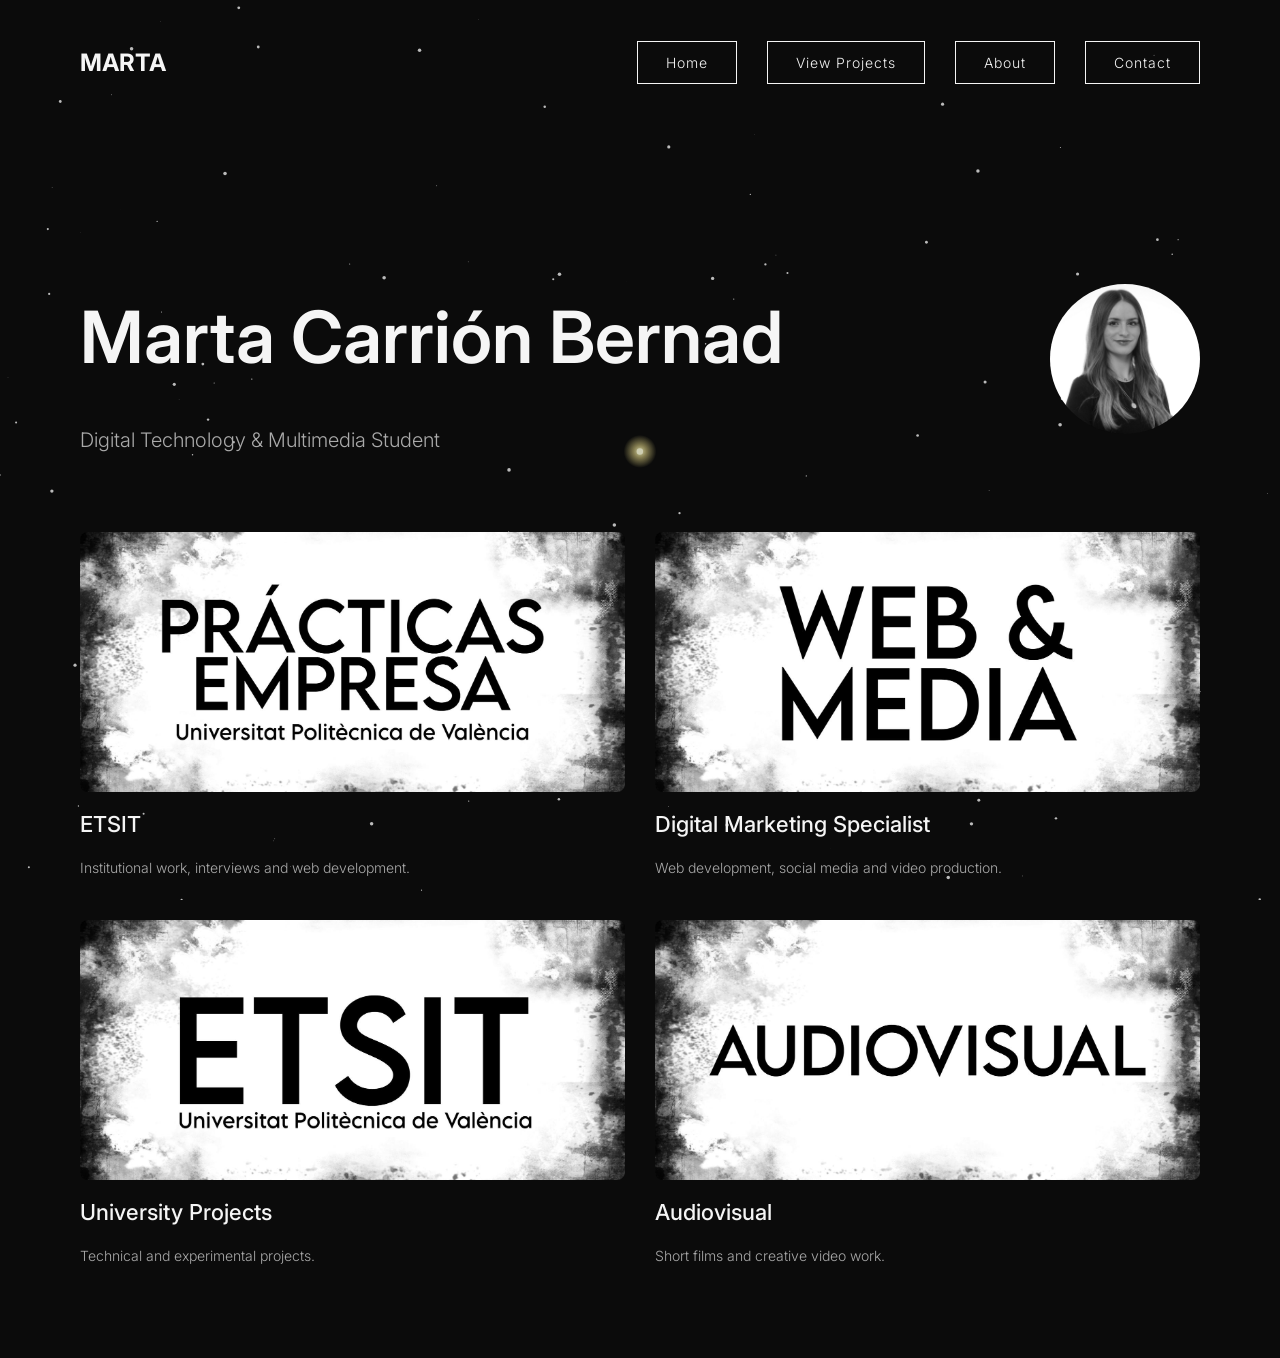
<file: index.html>
<!DOCTYPE html>
<html lang="es">
<head>
<meta charset="UTF-8">
<title>Marta Carrión | Portfolio</title>
<link rel="stylesheet" href="styles.css">
<link href="https://fonts.googleapis.com/css2?family=Inter:wght@200;300;400;500&display=swap" rel="stylesheet">
</head>

<body>
<canvas id="background"></canvas>
<nav>
<h2>MARTA</h2>
<ul>
<li><a href="index.html" class="button">Home</a></li>
<li><a href="projects.html" class="button">View Projects</a></li>
<li><a href="about.html" class="button">About</a></li>
<li><a href="contact.html" class="button">Contact</a></li>
</ul>
</nav>

<header class="hero">

<div class="hero-text">
<h1>Marta Carrión Bernad</h1>
<p>Digital Technology & Multimedia Student</p>
</div>

<img src="media/images/marta.jpg" class="profile">

</header>

<section class="projects">

<a href="etsit/etsit.html" class="card">

<img src="media/images/practicas.jpeg">

<div class="card-overlay">
<h3>ETSIT</h3>
<p>Institutional work, interviews and web development.</p>
</div>

</a>

<a href="perfil-javier-milena/perfil.html" class="card">
<img src="media/images/web-media.jpeg">
<div class="card-overlay"></div>
<h3>Digital Marketing Specialist</h3>
<p>Web development, social media and video production.</p>
</div>
</a>

<a href="university/university.html" class="card">
<img src="media/images/etsit.jpeg">
<div class="card-overlay"></div>
<h3>University Projects</h3>
<p>Technical and experimental projects.</p>
</div>
</a>

<a href="audiovisual/audiovisual.html" class="card">
<img src="media/images/audiovisual.jpeg">
<div class="card-overlay"></div>
<h3>Audiovisual</h3>
<p>Short films and creative video work.</p>
</div>
</a>

</section>
<script src="script.js"></script>
</body>
</html>
</file>
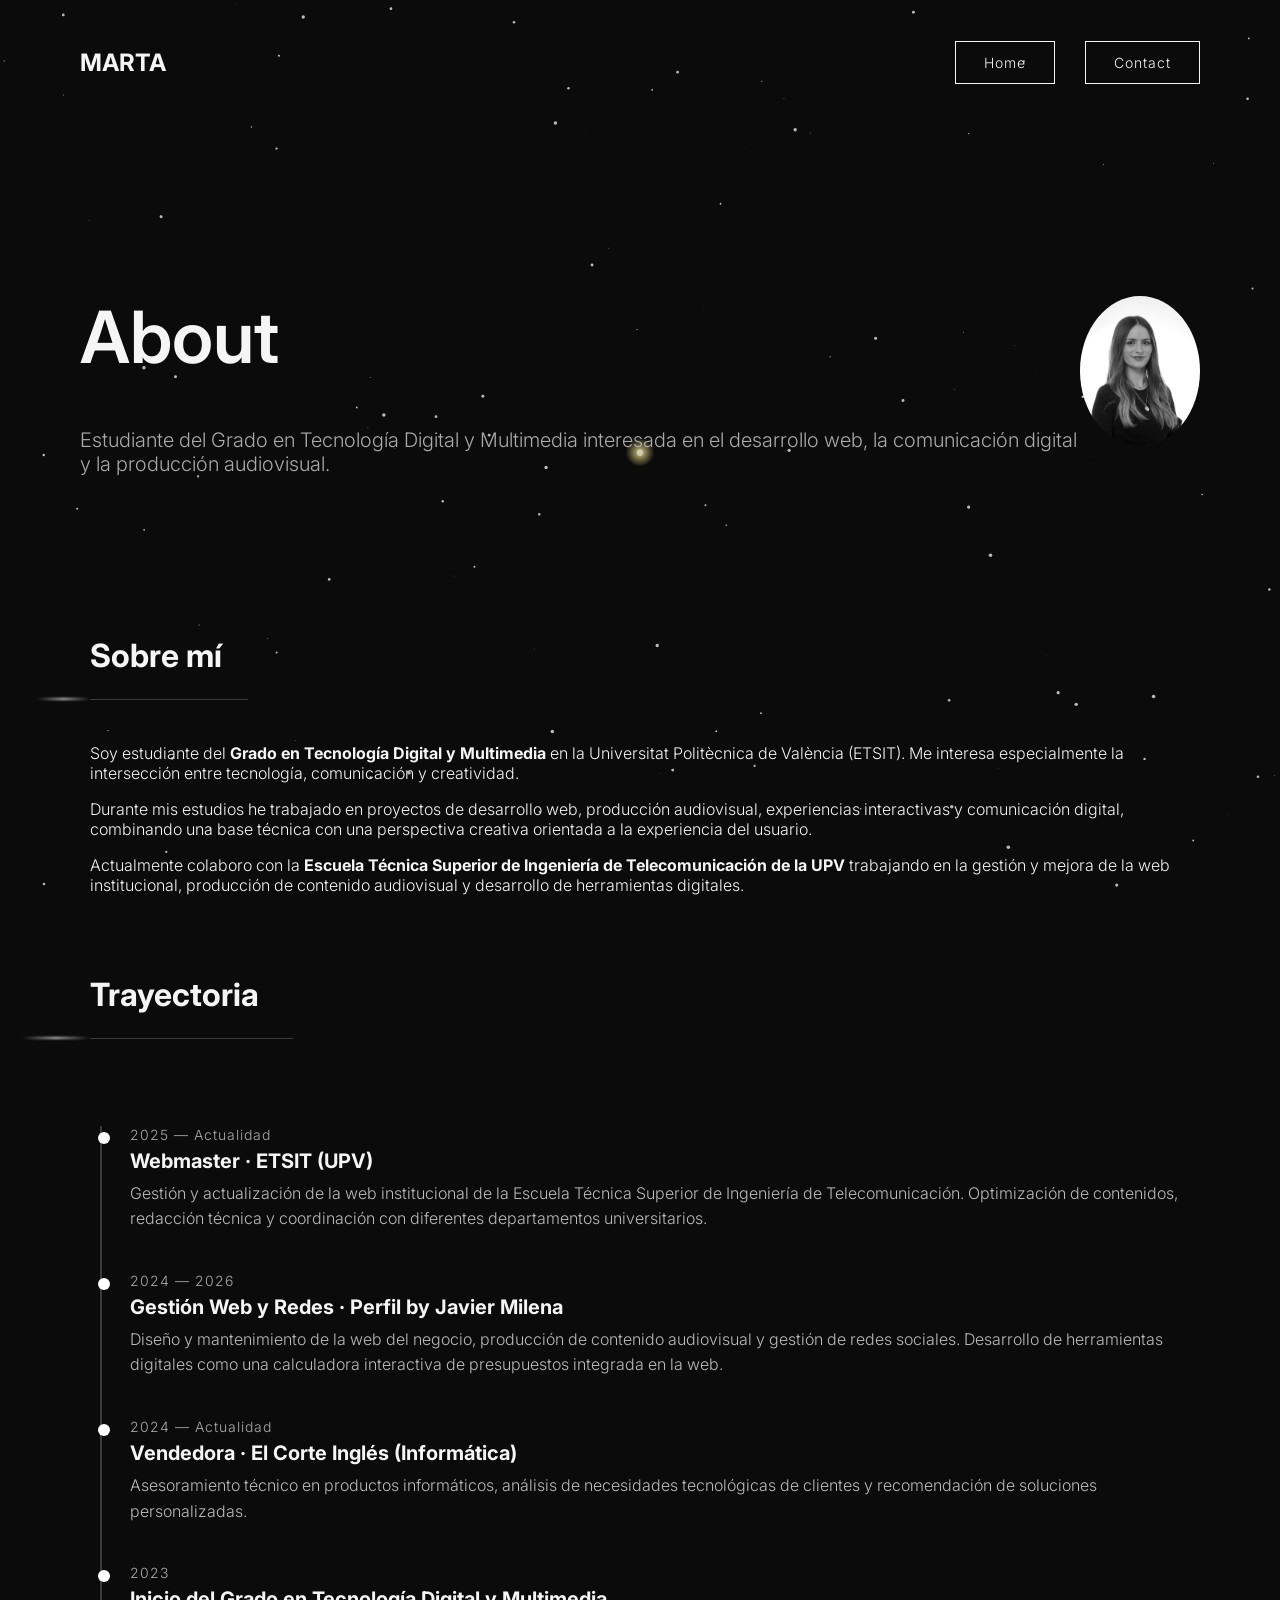
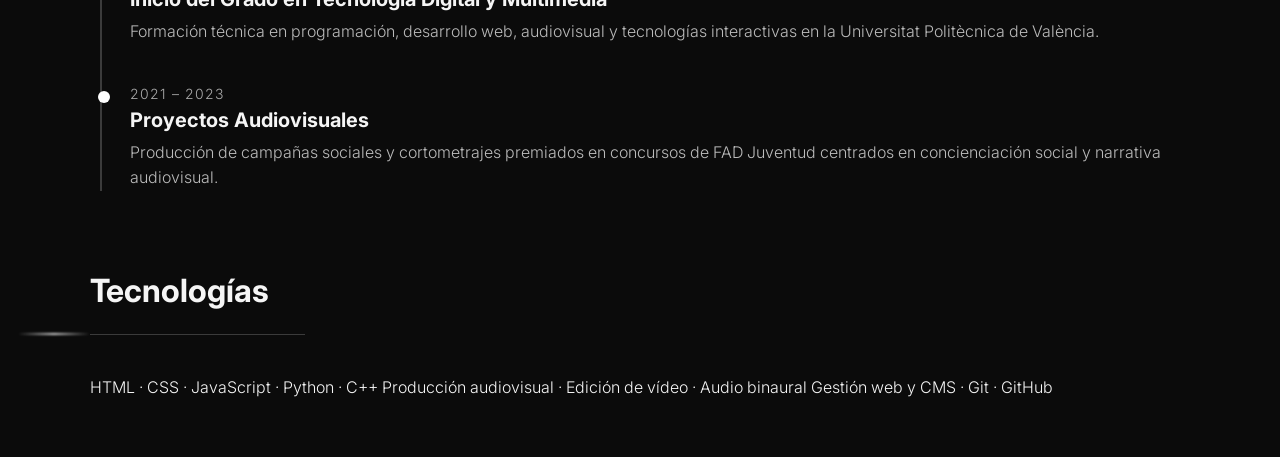
<file: about.html>
<!DOCTYPE html>
<html lang="es">
<head>
<meta charset="UTF-8">
<title>About | Marta Carrión</title>
<link rel="stylesheet" href="styles.css">
<link href="https://fonts.googleapis.com/css2?family=Inter:wght@200;300;400;500;600&display=swap" rel="stylesheet">
<meta name="viewport" content="width=device-width, initial-scale=1.0">
</head>

<body>

<canvas id="background"></canvas>

<nav>
<h2>MARTA</h2>
<ul>
<li><a href="index.html" class="button">Home</a></li>
<li><a href="contact.html" class="button">Contact</a></li>
</ul>
</nav>


<header class="hero">

<div class="hero-text">

<h1>About</h1>

<p>
Estudiante del Grado en Tecnología Digital y Multimedia interesada en el desarrollo web,
la comunicación digital y la producción audiovisual.
</p>

</div>

<img src="media/images/marta.jpg" class="profile">

</header>



<section class="project">

<h2 class="section-title">Sobre mí</h2>

<p>
Soy estudiante del <strong>Grado en Tecnología Digital y Multimedia</strong> en la
Universitat Politècnica de València (ETSIT). Me interesa especialmente la intersección
entre tecnología, comunicación y creatividad.
</p>

<p>
Durante mis estudios he trabajado en proyectos de desarrollo web, producción audiovisual,
experiencias interactivas y comunicación digital, combinando una base técnica con una
perspectiva creativa orientada a la experiencia del usuario.
</p>

<p>
Actualmente colaboro con la <strong>Escuela Técnica Superior de Ingeniería de Telecomunicación
de la UPV</strong> trabajando en la gestión y mejora de la web institucional, producción de
contenido audiovisual y desarrollo de herramientas digitales.
</p>

</section>



<section class="project">

<h2 class="section-title">Trayectoria</h2>

<div class="timeline">


<div class="timeline-item">

<div class="timeline-date">2025 — Actualidad</div>

<div class="timeline-content">
<h3>Webmaster · ETSIT (UPV)</h3>

<p>
Gestión y actualización de la web institucional de la Escuela Técnica Superior de
Ingeniería de Telecomunicación. Optimización de contenidos, redacción técnica
y coordinación con diferentes departamentos universitarios.
</p>

</div>

</div>



<div class="timeline-item">

<div class="timeline-date">2024 — 2026</div>

<div class="timeline-content">

<h3>Gestión Web y Redes · Perfil by Javier Milena</h3>

<p>
Diseño y mantenimiento de la web del negocio, producción de contenido audiovisual
y gestión de redes sociales. Desarrollo de herramientas digitales como una
calculadora interactiva de presupuestos integrada en la web.
</p>

</div>

</div>



<div class="timeline-item">

<div class="timeline-date">2024 — Actualidad</div>

<div class="timeline-content">

<h3>Vendedora · El Corte Inglés (Informática)</h3>

<p>
Asesoramiento técnico en productos informáticos, análisis de necesidades
tecnológicas de clientes y recomendación de soluciones personalizadas.
</p>

</div>

</div>



<div class="timeline-item">

<div class="timeline-date">2023</div>

<div class="timeline-content">

<h3>Inicio del Grado en Tecnología Digital y Multimedia</h3>

<p>
Formación técnica en programación, desarrollo web, audiovisual y tecnologías
interactivas en la Universitat Politècnica de València.
</p>

</div>

</div>



<div class="timeline-item">

<div class="timeline-date">2021 – 2023</div>

<div class="timeline-content">

<h3>Proyectos Audiovisuales</h3>

<p>
Producción de campañas sociales y cortometrajes premiados en concursos de
FAD Juventud centrados en concienciación social y narrativa audiovisual.
</p>

</div>

</div>


</div>

</section>



<section class="project">

<h2 class="section-title">Tecnologías</h2>

<p>

HTML · CSS · JavaScript · Python · C++  
Producción audiovisual · Edición de vídeo · Audio binaural  
Gestión web y CMS · Git · GitHub

</p>

</section>




<script src="script.js"></script>

</body>
</html>
</file>
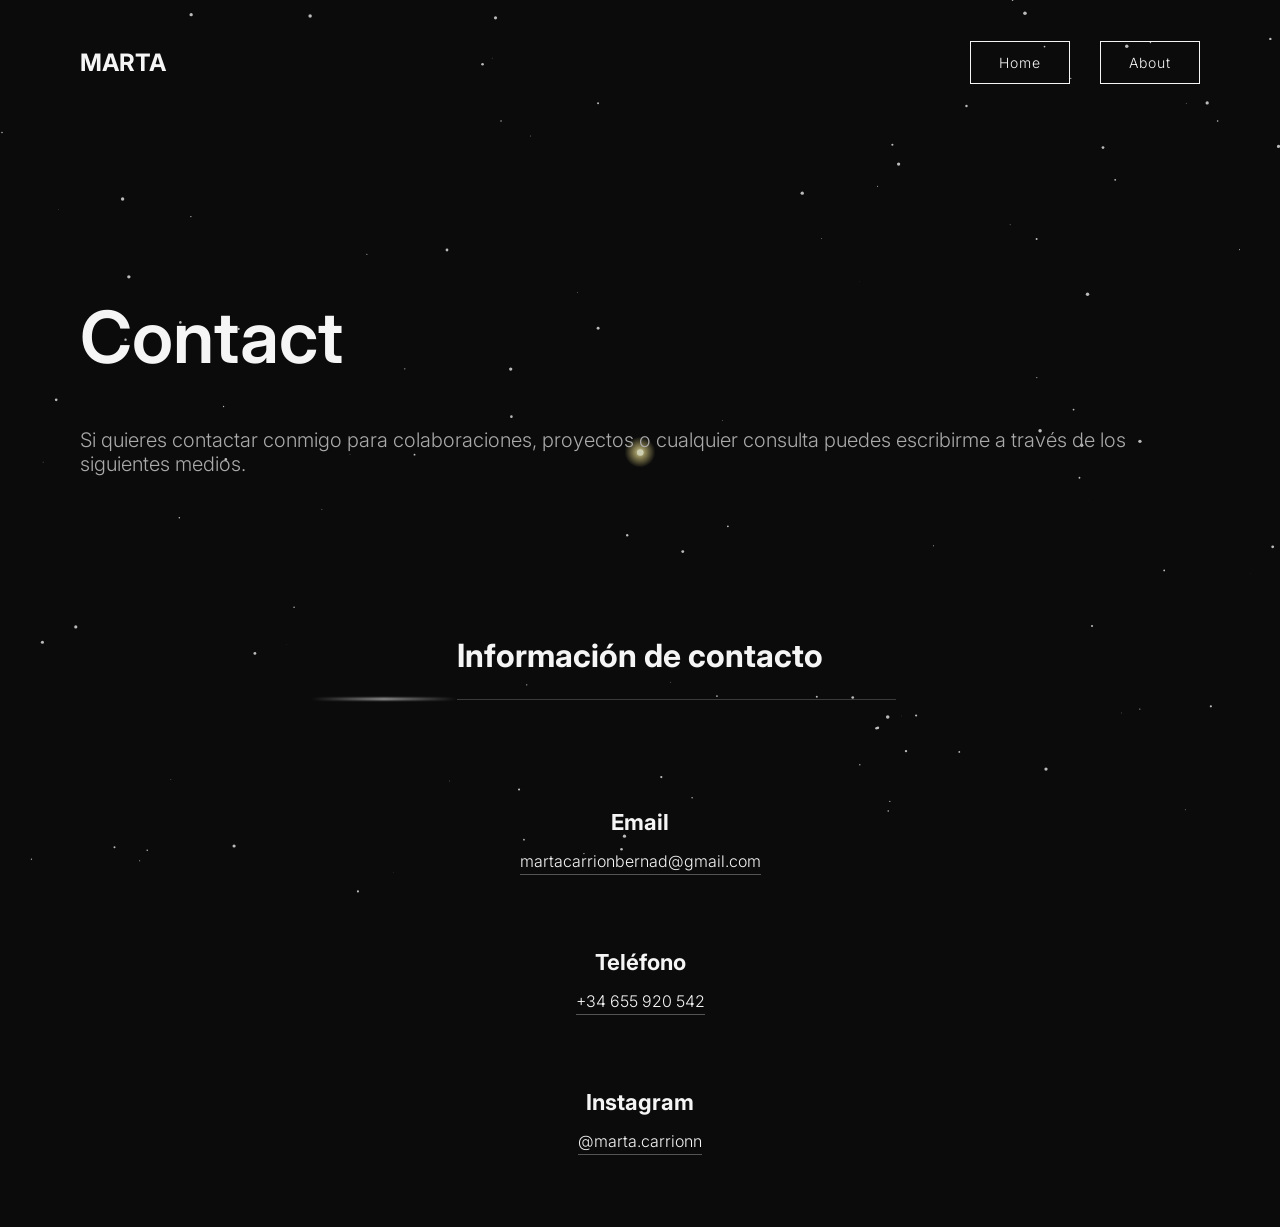
<file: contact.html>
<!DOCTYPE html>
<html lang="es">
<head>
<meta charset="UTF-8">
<title>Contact | Marta Carrión</title>
<link rel="stylesheet" href="styles.css">
<link href="https://fonts.googleapis.com/css2?family=Inter:wght@200;300;400;500;600&display=swap" rel="stylesheet">
<meta name="viewport" content="width=device-width, initial-scale=1.0">
</head>

<body>

<canvas id="background"></canvas>

<nav>
<h2>MARTA</h2>
<ul>
<li><a href="index.html" class="button">Home</a></li>
<li><a href="about.html" class="button">About</a></li>
</ul>
</nav>


<header class="hero">

<div class="hero-text">

<h1>Contact</h1>

<p>
Si quieres contactar conmigo para colaboraciones,
proyectos o cualquier consulta puedes escribirme
a través de los siguientes medios.
</p>

</div>

</header>



<section class="project" style="text-align:center">

<h2 class="section-title">Información de contacto</h2>

<div class="contact-container">

<div class="contact-item">

<h3>Email</h3>

<p>
<a href="mailto:martacarrionbernad@gmail.com">
martacarrionbernad@gmail.com
</a>
</p>

</div>


<div class="contact-item">

<h3>Teléfono</h3>

<p>
<a href="tel:+34655920542">
+34 655 920 542
</a>
</p>

</div>


<div class="contact-item">

<h3>Instagram</h3>

<p>
<a href="https://instagram.com/marta.carrionn" target="_blank">
@marta.carrionn
</a>
</p>

</div>

</div>

</section>


<script src="script.js"></script>

</body>
</html>
</file>
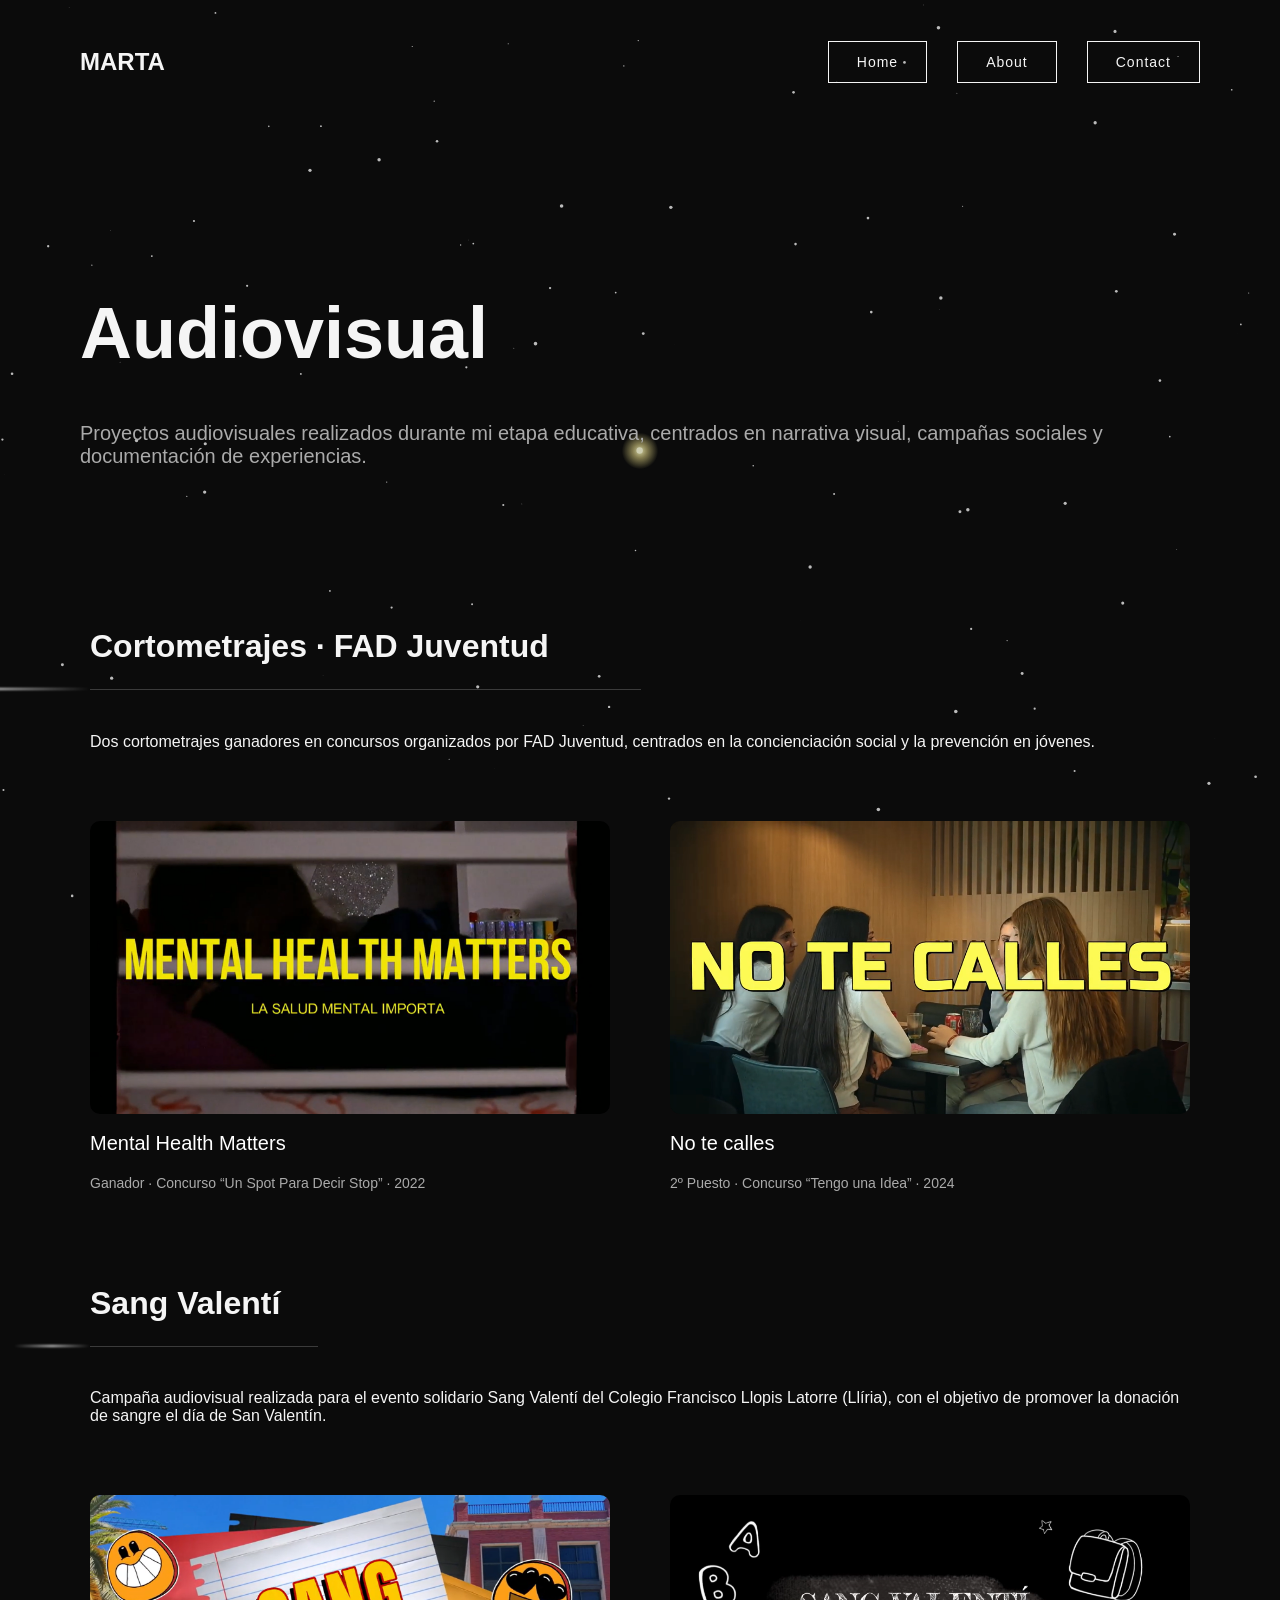
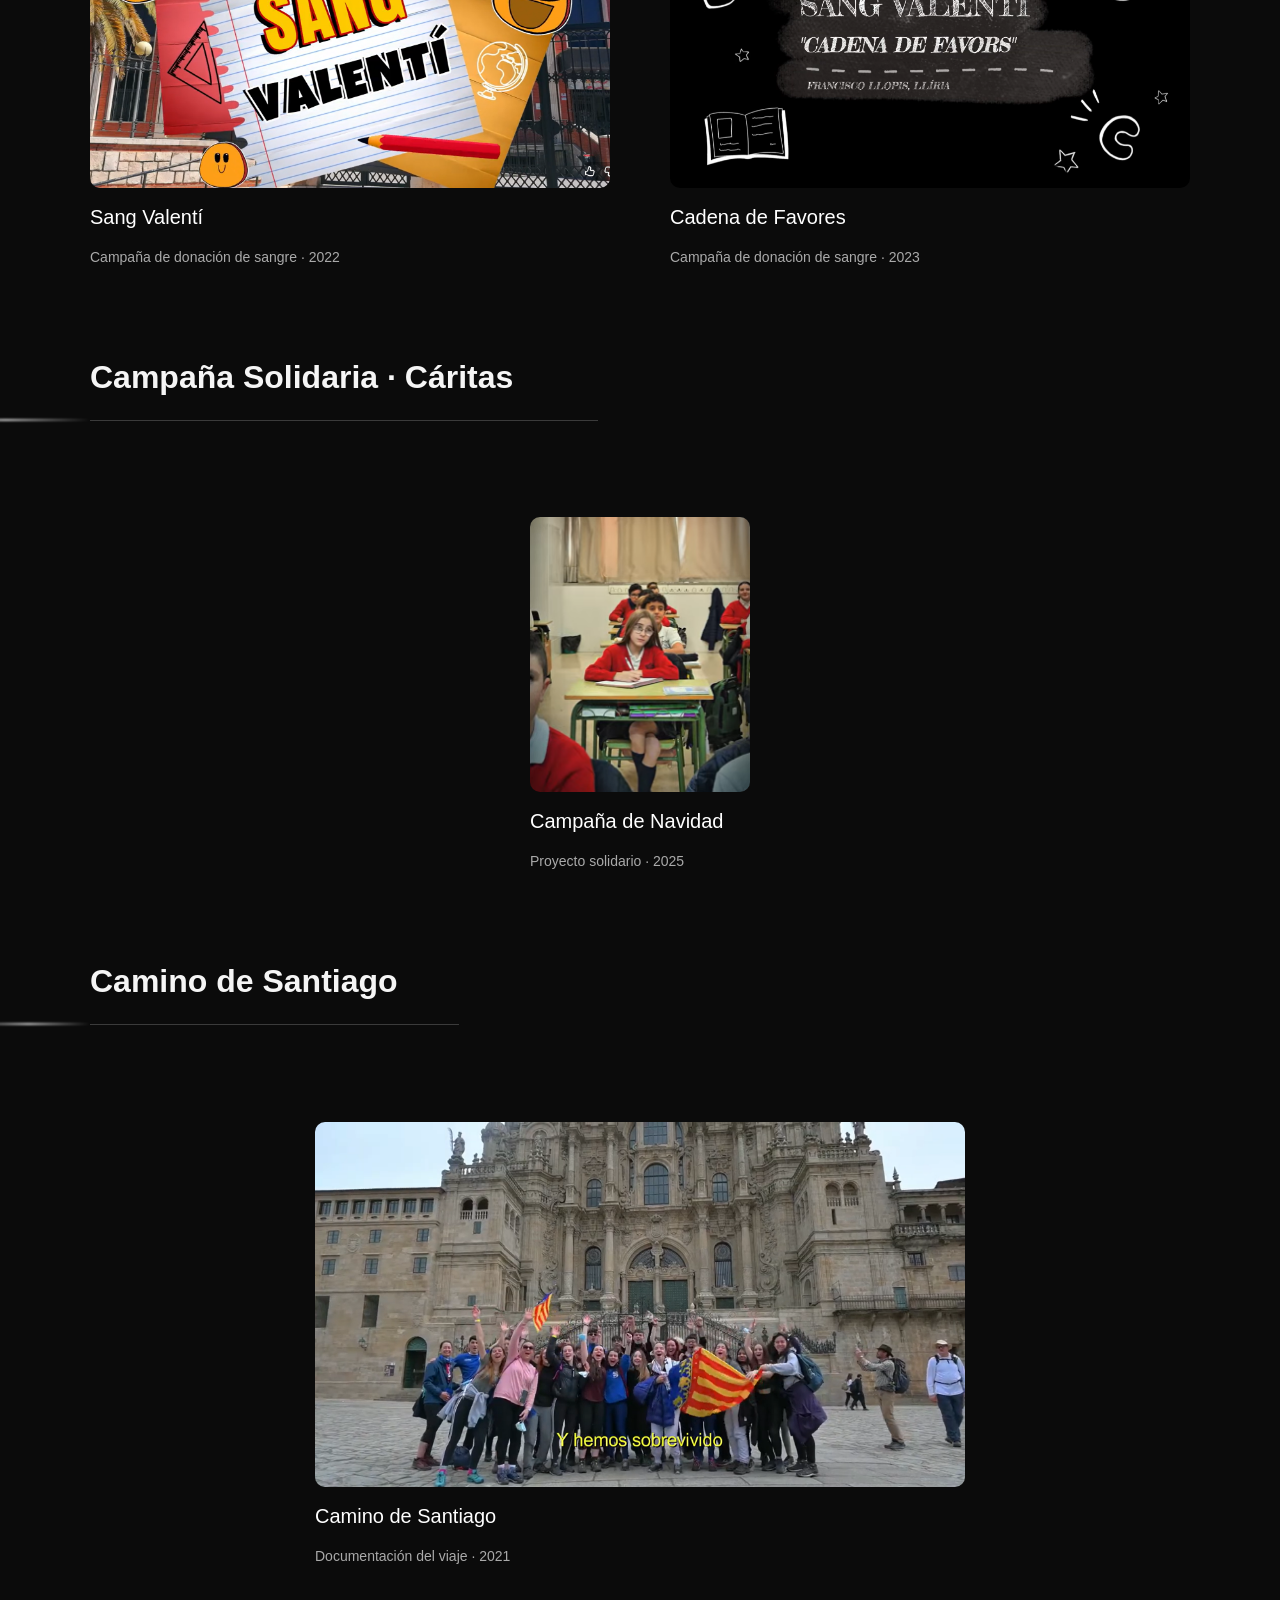
<file: audiovisual/audiovisual.html>
<!DOCTYPE html>
<html lang="es">
<head>
<meta charset="UTF-8">
<meta name="viewport" content="width=device-width, initial-scale=1.0">
<title>Audiovisual | Marta Carrión</title>
<link rel="stylesheet" href="../styles.css">
</head>

<body>
<canvas id="background"></canvas>
<nav>
<h2>MARTA</h2>
<ul>
<li><a href="../index.html" class="button">Home</a></li>
<li><a href="../about.html" class="button">About</a></li>
<li><a href="../contact.html" class="button">Contact</a></li>
</ul>
</nav>

<header class="hero">

<div class="hero-text">

<h1>Audiovisual</h1>

<p>
Proyectos audiovisuales realizados durante mi etapa educativa,
centrados en narrativa visual, campañas sociales y documentación de
experiencias.
</p>

</div>

</header>


<section class="project">

<h2 class="section-title">Cortometrajes · FAD Juventud</h2>

<p>
Dos cortometrajes ganadores en concursos organizados por FAD Juventud,
centrados en la concienciación social y la prevención en jóvenes.
</p>

<div class="video-grid-horizontal">

<a href="https://youtu.be/KTv_Op6C8EI" target="_blank" class="video-card horizontal">
<img src="../media/images/mental-health-matters.png">
<h3>Mental Health Matters</h3>
<p>Ganador · Concurso “Un Spot Para Decir Stop” · 2022</p>
</a>

<a href="https://youtu.be/U0qaN7DomqA" target="_blank" class="video-card horizontal">
<img src="../media/images/no-te-calles.png">
<h3>No te calles</h3>
<p>2º Puesto · Concurso “Tengo una Idea” · 2024</p>
</a>

</div>

</section>



<section class="project">

<h2 class="section-title">Sang Valentí</h2>

<p>
Campaña audiovisual realizada para el evento solidario Sang Valentí
del Colegio Francisco Llopis Latorre (Llíria), con el objetivo de
promover la donación de sangre el día de San Valentín.
</p>

<div class="video-grid-horizontal">

<a href="https://youtu.be/Ad0i6Pja8RU" target="_blank" class="video-card horizontal">
<img src="../media/images/sang-valenti.png">
<h3>Sang Valentí</h3>
<p>Campaña de donación de sangre · 2022</p>
</a>

<a href="https://youtu.be/Q4HjxoFnstQ" target="_blank" class="video-card horizontal">
<img src="../media/images/cadena-de-favors.png">
<h3>Cadena de Favores</h3>
<p>Campaña de donación de sangre · 2023</p>
</a>

</div>

</section>



<section class="project">

<h2 class="section-title">Campaña Solidaria · Cáritas</h2>

<div class="video-grid">

<a href="https://youtube.com/shorts/l6-2IAalMYM?si=BCZQalIbmMhgUTOf" target="_blank" class="video-card vertical">
<img src="../media/images/caritas.png">
<h3>Campaña de Navidad</h3>
<p>Proyecto solidario · 2025</p>
</a>

</div>

</section>



<section class="project">

<h2 class="section-title">Camino de Santiago</h2>

<div class="video-grid-horizontal">

<a href="https://youtu.be/UixoSjlL7N0" target="_blank" class="video-card horizontal">
<img src="../media/images/camino-santiago.png">
<h3>Camino de Santiago</h3>
<p>Documentación del viaje · 2021</p>
</a>

</div>

</section>
<script src="../script.js"></script>

</body>
</html>
</file>
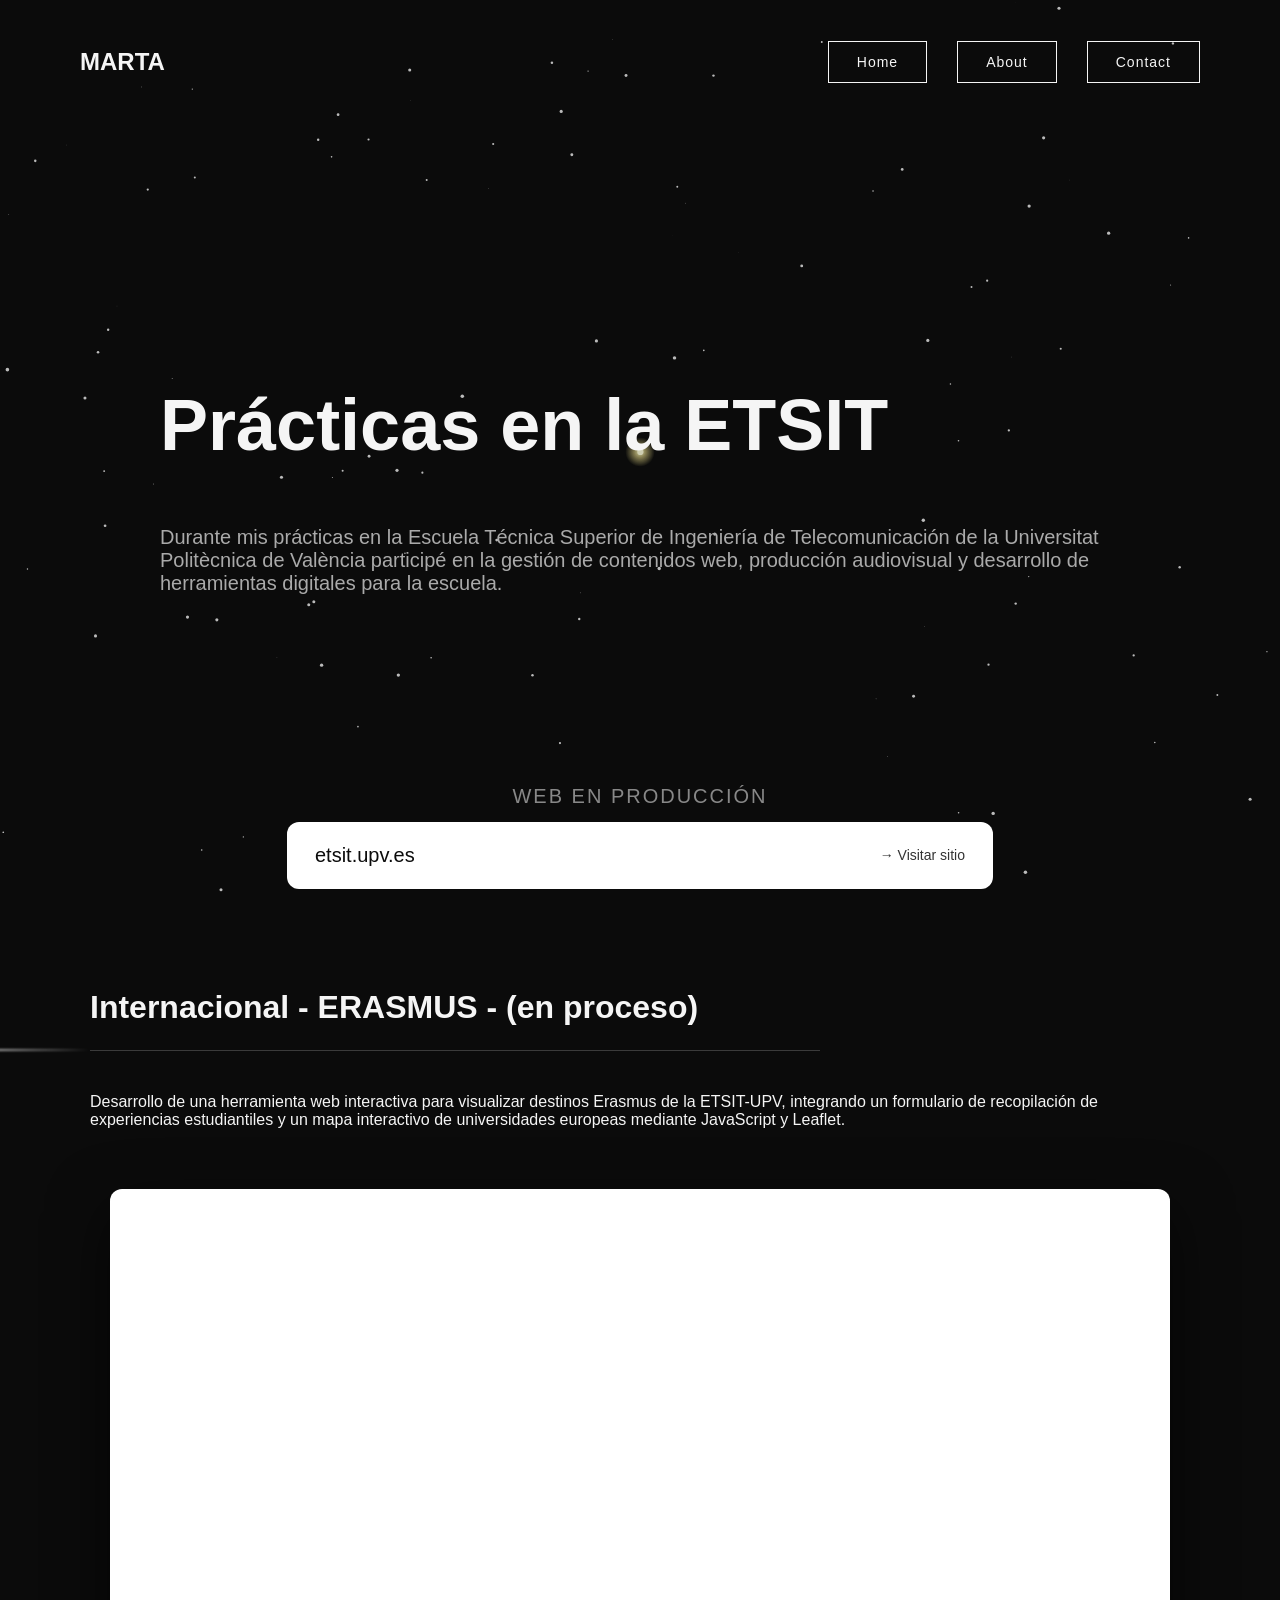
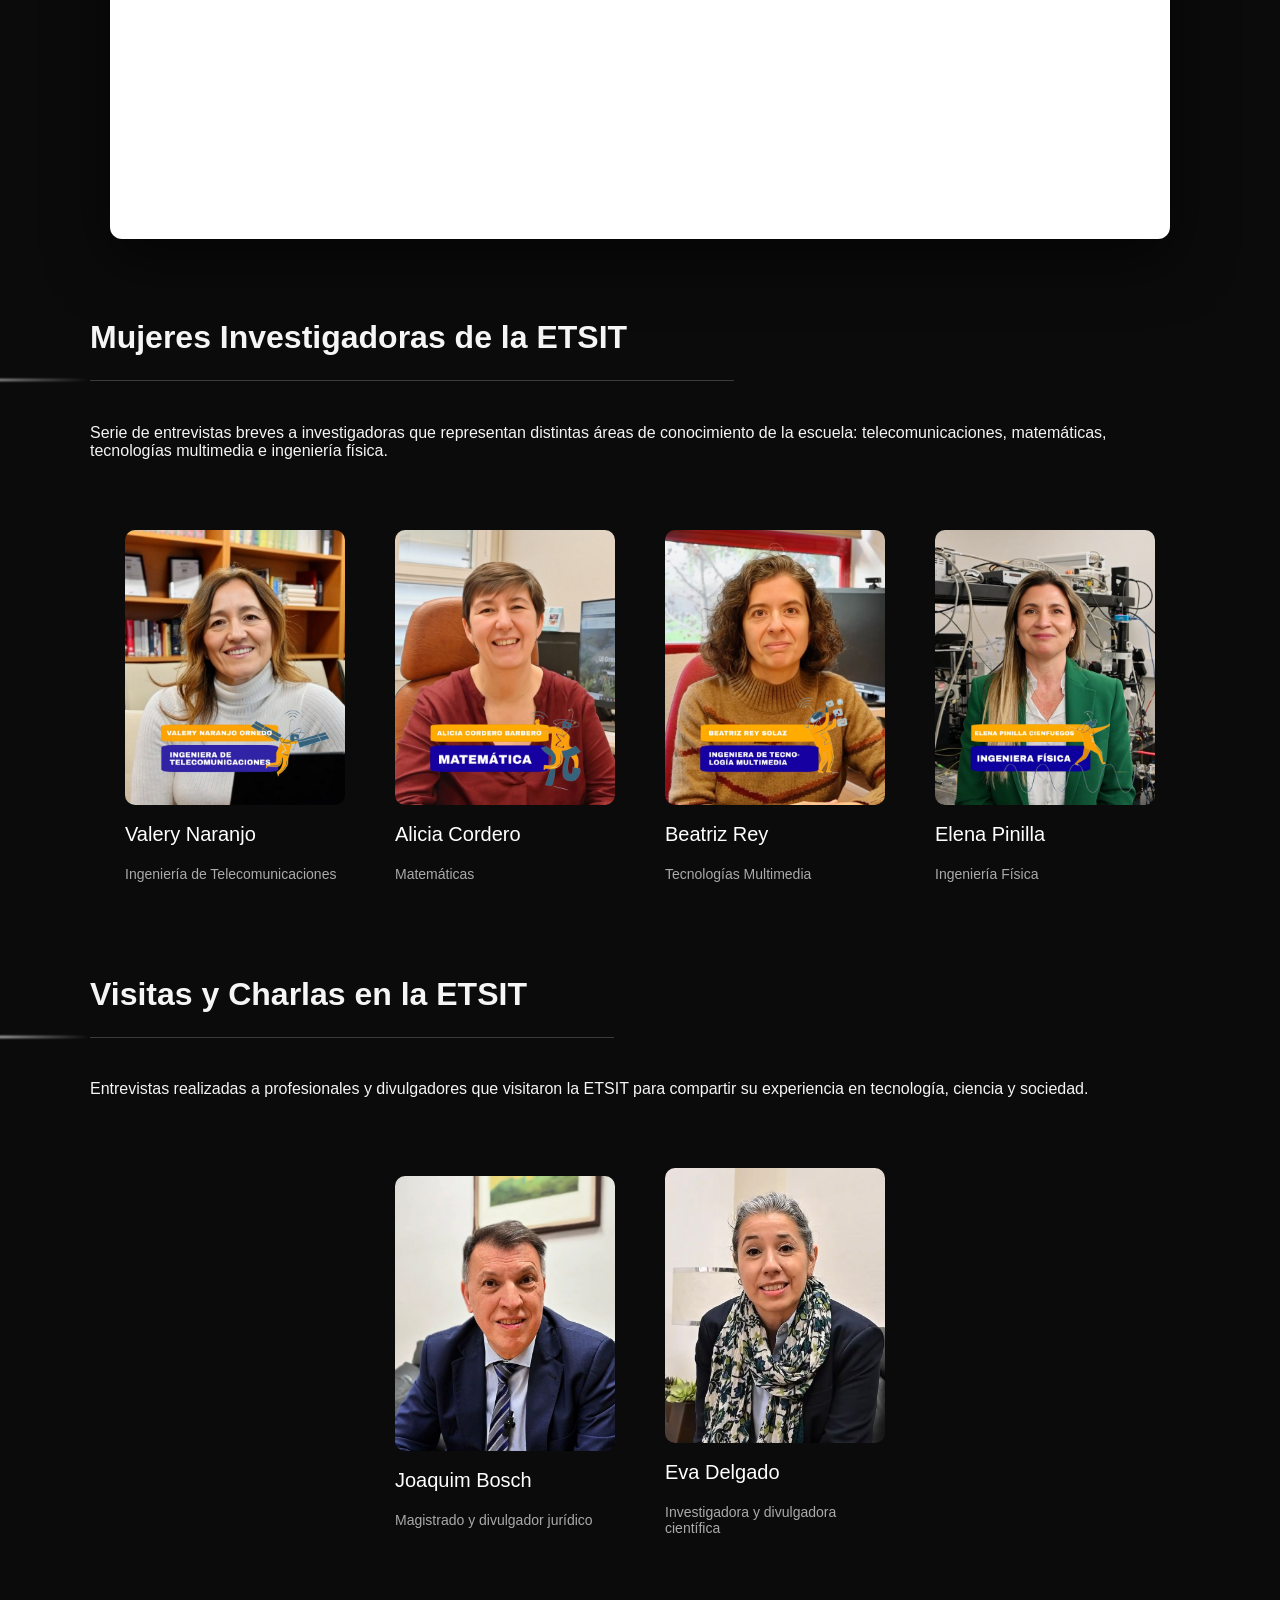
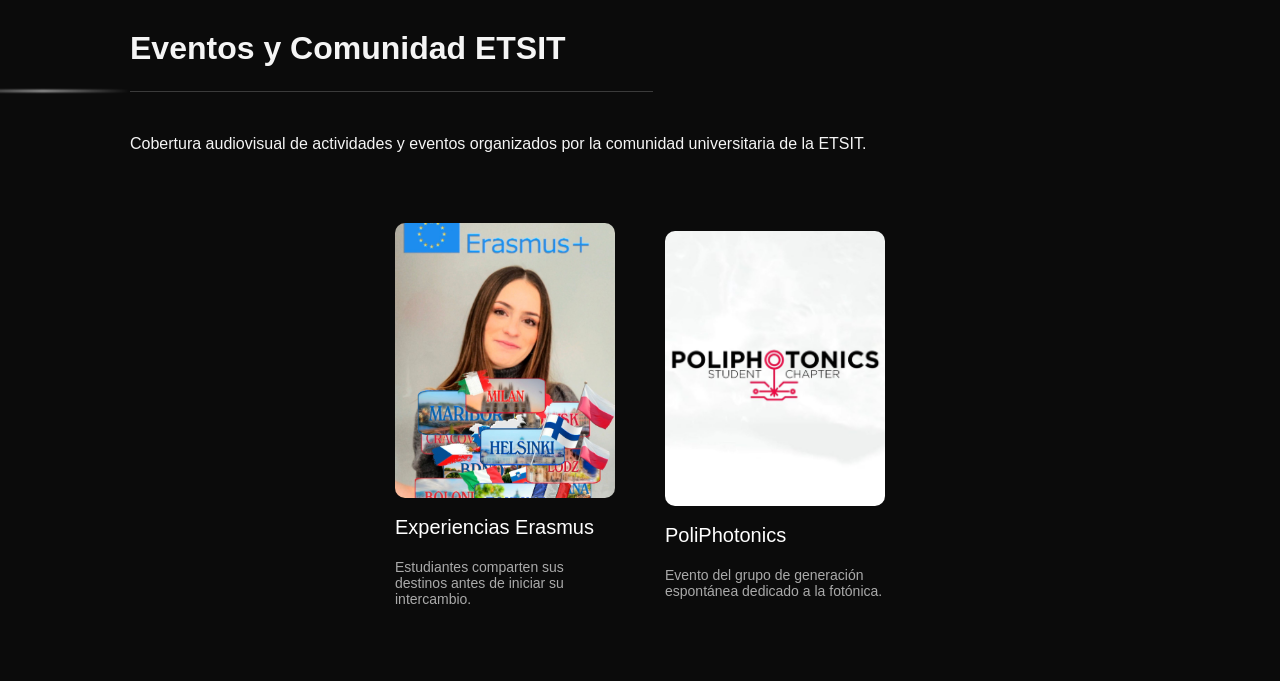
<file: etsit/etsit.html>
<!DOCTYPE html>
<html lang="es">
<head>
<meta charset="UTF-8">
<title>ETSIT | Marta Carrión</title>
<link rel="stylesheet" href="../styles.css">
<meta name="viewport" content="width=device-width, initial-scale=1.0">
</head>

<body>
<canvas id="background"></canvas>
<nav>
<h2>MARTA</h2>
<ul>
<li><a href="../index.html" class="button">Home</a></li>
<li><a href="../about.html" class="button">About</a></li>
<li><a href="../contact.html" class="button">Contact</a></li>
</ul>
</nav>

<header>
<section class="hero">

<div class="hero-text">

<h1>Prácticas en la ETSIT</h1>

<p>
Durante mis prácticas en la Escuela Técnica Superior de Ingeniería de Telecomunicación de la Universitat Politècnica de València participé en la gestión de contenidos web, producción audiovisual y desarrollo de herramientas digitales para la escuela.
</p>

</div>

</section>
</header>

<div class="live-site">

<p class="live-tag">WEB EN PRODUCCIÓN</p>

<a href="https://www.upv.es/entidades/etsit/" target="_blank" class="live-box">

<div class="live-domain">
etsit.upv.es
</div>

<div class="live-cta">
→ Visitar sitio
</div>

</a>

</div>

<section class="project">

    <h2 class="section-title">Internacional - ERASMUS - (en proceso)</h2>
    <p>
Desarrollo de una herramienta web interactiva para visualizar destinos Erasmus de la ETSIT-UPV, integrando un formulario de recopilación de experiencias estudiantiles y un mapa interactivo de universidades europeas mediante JavaScript y Leaflet.
</p>
<div class="erasmus-map">

<iframe 
src="https://martacarrion.github.io/Experiencias-Internacional/"
title="Mapa Experiencias Erasmus ETSIT"
loading="lazy">
</iframe>

</div>
</section>

<section class="project">

<h2 class="section-title">Mujeres Investigadoras de la ETSIT</h2>

<p>
Serie de entrevistas breves a investigadoras que representan distintas áreas
de conocimiento de la escuela: telecomunicaciones, matemáticas,
tecnologías multimedia e ingeniería física.
</p>

<div class="video-grid">

<a href="https://youtube.com/shorts/QeaoCKmQRpg" target="_blank" class="video-card">
<img src="../media/images/valery.jpeg">
<h3>Valery Naranjo</h3>
<p>Ingeniería de Telecomunicaciones</p>
</a>

<a href="https://youtube.com/shorts/u7VSuy5GwmM" target="_blank" class="video-card">
<img src="../media/images/alicia.jpeg">
<h3>Alicia Cordero</h3>
<p>Matemáticas</p>
</a>

<a href="https://youtube.com/shorts/TCcLK1Isxe0" target="_blank" class="video-card">
<img src="../media/images/bea.jpeg">
<h3>Beatriz Rey</h3>
<p>Tecnologías Multimedia</p>
</a>

<a href="https://youtube.com/shorts/C4Js2kagepM" target="_blank" class="video-card">
<img src="../media/images/elena.jpeg">
<h3>Elena Pinilla</h3>
<p>Ingeniería Física</p>
</a>

</div>
</section>

<section class="project">

<h2 class="section-title">Visitas y Charlas en la ETSIT</h2>

<p>
Entrevistas realizadas a profesionales y divulgadores que visitaron la
ETSIT para compartir su experiencia en tecnología, ciencia y sociedad.
</p>

<div class="video-grid">

<a href="https://youtu.be/uILjY62hc8s?si=44ohvTNYBN-hKY1I" target="_blank" class="video-card">
<img src="../media/images/joaquim.jpeg">
<h3>Joaquim Bosch</h3>
<p>Magistrado y divulgador jurídico</p>
</a>

<a href="https://youtu.be/lwV89D2gQ2I?si=dCSv5HggSSEtdV66" target="_blank" class="video-card">
<img src="../media/images/eva.jpeg">
<h3>Eva Delgado</h3>
<p>Investigadora y divulgadora científica</p>
</a>

</div>

<section class="project">

<h2 class="section-title">Eventos y Comunidad ETSIT</h2>

<p>
Cobertura audiovisual de actividades y eventos organizados por la
comunidad universitaria de la ETSIT.
</p>

<div class="video-grid">

<a href="https://www.instagram.com/reel/DVIi2hYj0I1/?igsh=MXFtODAxbmhhNmpnbQ==" target="_blank" class="video-card">
<img src="../media/images/erasmus.jpeg">
<h3>Experiencias Erasmus</h3>
<p>Estudiantes comparten sus destinos antes de iniciar su intercambio.</p>
</a>

<a href="https://youtube.com/shorts/EVW0x49mWeA?si=Q5b624eq6qK3fSyE" target="_blank" class="video-card">
<img src="../media/images/poliphotonics.jpeg">
<h3>PoliPhotonics</h3>
<p>Evento del grupo de generación espontánea dedicado a la fotónica.</p>
</a>

</div>

</section>

<script src="../script.js"></script>
</body>
</html>
</file>
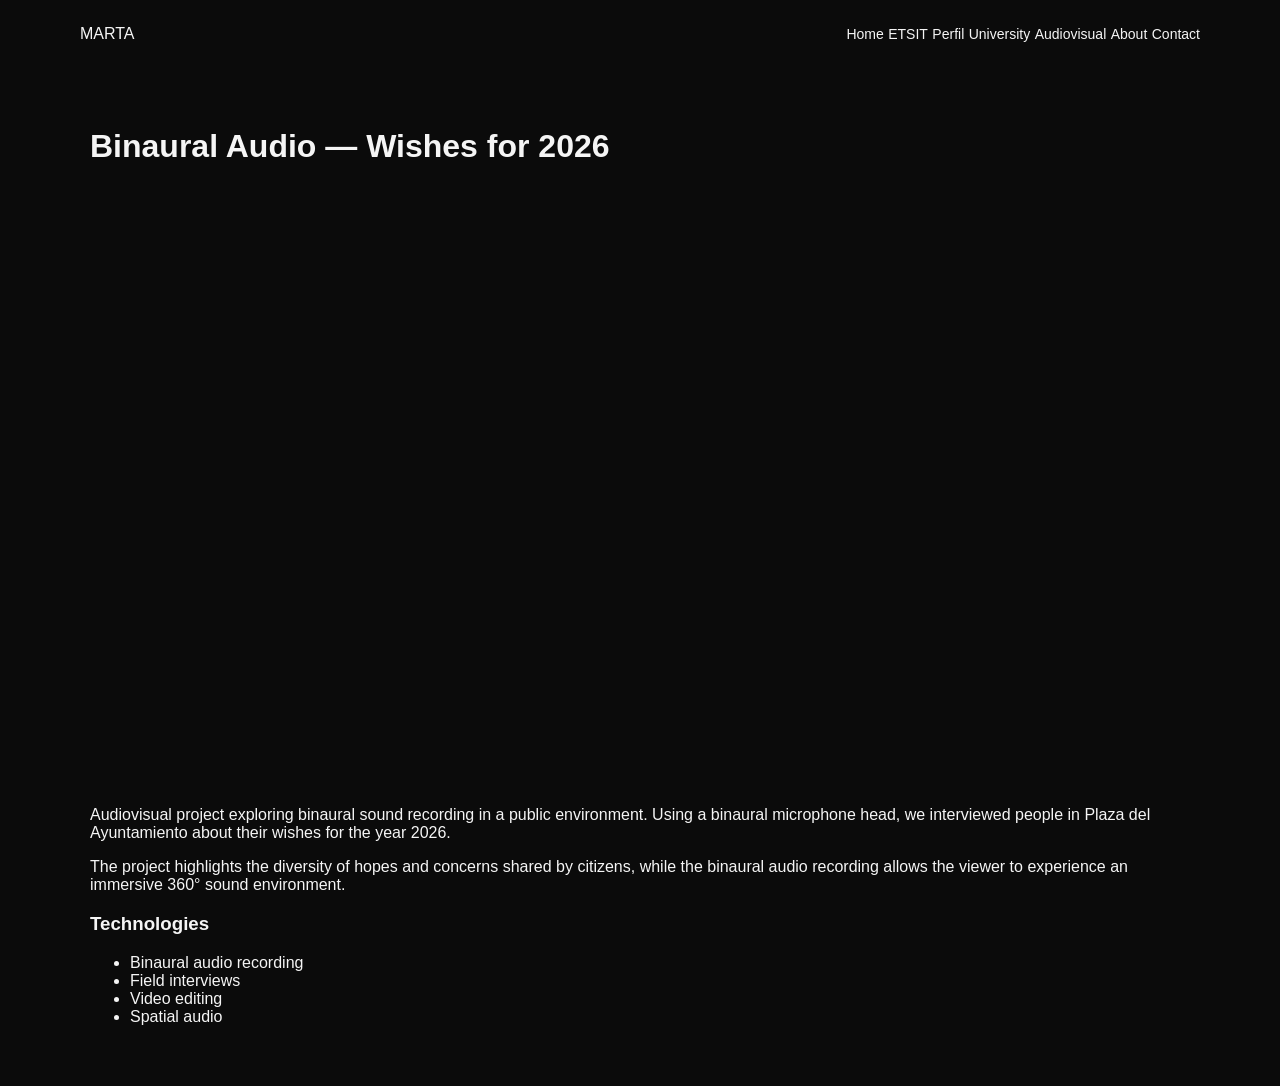
<file: projects/binaural-audio.html>
<!DOCTYPE html>
<html lang="es">
<head>
<meta charset="UTF-8">
<title>Binaural Audio — Marta Carrión</title>
<link rel="stylesheet" href="../styles.css">
</head>

<body>

<nav>
<div class="logo">MARTA</div>

<div class="menu">
<a href="../index.html">Home</a>
<a href="../etsit/etsit.html">ETSIT</a>
<a href="../perfil-javier-milena/perfil.html">Perfil</a>
<a href="../university/university.html">University</a>
<a href="../audiovisual/audiovisual.html">Audiovisual</a>
<a href="../about.html">About</a>
<a href="../contact.html">Contact</a>
</div>
</nav>

<main class="project">

<h1>Binaural Audio — Wishes for 2026</h1>

<div class="video">
<iframe 
width="100%" 
height="600"
src="https://www.youtube.com/embed/VIDEOID"
frameborder="0"
allowfullscreen>
</iframe>
</div>

<div class="description">

<p>
Audiovisual project exploring binaural sound recording in a public environment.
Using a binaural microphone head, we interviewed people in Plaza del Ayuntamiento about their wishes for the year 2026.
</p>

<p>
The project highlights the diversity of hopes and concerns shared by citizens, while the binaural audio recording allows the viewer to experience an immersive 360° sound environment.
</p>

<h3>Technologies</h3>

<ul>
<li>Binaural audio recording</li>
<li>Field interviews</li>
<li>Video editing</li>
<li>Spatial audio</li>
</ul>

</div>

</main>

<script src="../script.js"></script>

</body>
</html>
</file>
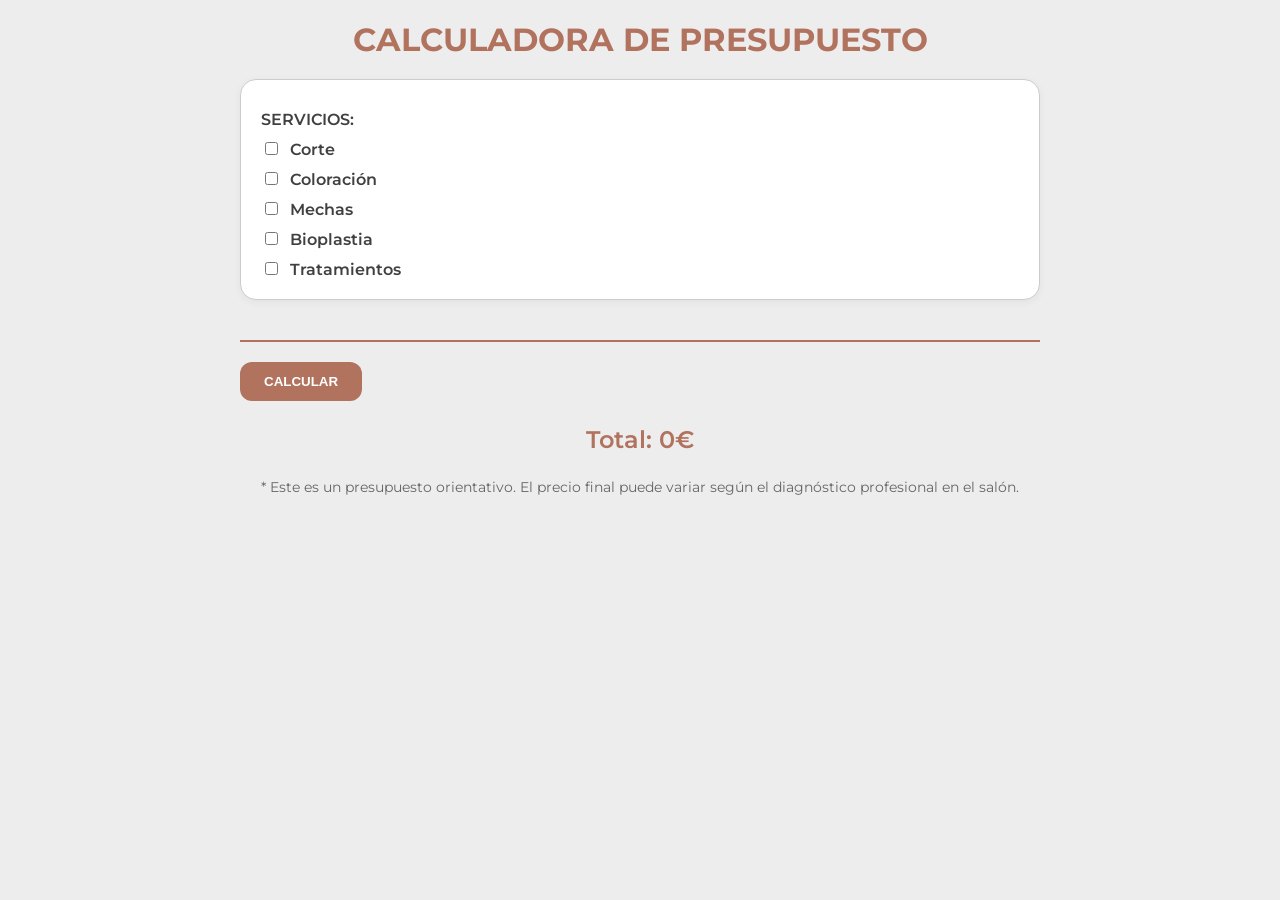
<file: tools/calculadora.html>
<head>
  <meta charset="UTF-8">
  <meta name="viewport" content="width=device-width, initial-scale=1.0">
  <title>Calculadora de Precios - Peluquería</title>
  <link href="https://fonts.googleapis.com/css2?family=Montserrat:wght@400;600&display=swap" rel="stylesheet">
  <style>
    #opciones-Corte-el-ella,
    #opciones-Coloracion-el-ella,
    #opciones-Corte-el,
    #opciones-Corte-ella,
    #opciones-Coloracion-el,
    #opciones-Coloracion-ella {
      display: none;
    }

    body {
      font-family: 'Montserrat', sans-serif;
      background-color: #EDEDEE;
      color: #404040;
      padding: 20px;
      margin: auto;
      max-width: 800px;
    }

    h2 {
      color: #B1725E;
      font-size: 2em;
      margin-bottom: 20px;
      text-align: center;
    }

    .seccion, .opciones {
      background-color: #fff;
      border: 1px solid #ccc;
      border-radius: 16px;
      padding: 20px;
      margin-bottom: 20px;
      box-shadow: 0 2px 8px rgba(0, 0, 0, 0.05);
    }

    label {
      display: block;
      margin-top: 10px;
      font-weight: 600;
    }

    select, input[type="text"] {
      width: 100%;
      padding: 8px;
      margin-top: 6px;
      border: 1px solid #B1725E;
      border-radius: 8px;
      background-color: #f9f9f9;
    }

    .opciones {
      display: none;
    }

    input[type="checkbox"] {
      margin-right: 8px;
    }

    button {
      background-color: #B1725E;
      color: white;
      border: none;
      padding: 12px 24px;
      border-radius: 12px;
      font-weight: bold;
      cursor: pointer;
      transition: background-color 0.3s ease;
    }

    button:hover {
      background-color: #a16050;
    }

    #resultado {
      text-align: center;
      font-size: 1.5em;
      font-weight: 600;
      color: #B1725E;
    }

    .separator {
      border-top: 2px solid #B1725E;
      margin: 40px 0 20px;
    }

    .botones {
      text-align: center;
      margin-bottom: 20px;
    }

    .grupo-botones {
      display: flex;
      justify-content: center;
      gap: 10px;
      flex-wrap: wrap;
    }

    @media (max-width: 600px) {
      body {
        padding: 10px;
      }

      h2 {
        font-size: 1.5em;
      }

      .grupo-botones {
        flex-direction: column;
        gap: 12px;
        align-items: center;
      }

      button {
        width: 100%;
        max-width: 300px;
      }
    }
    #toast {
    visibility: hidden;
    min-width: 300px;
    background-color: #B1725E;
    color: #f9f9f9;
    text-align: center;
    border-radius: 8px;
    padding: 14px 20px;
    position: fixed;
    z-index: 1000;
    left: 50%;
    bottom: 30px;
    transform: translateX(-50%);
    box-shadow: 0 2px 6px rgba(0,0,0,0.2);
    font-weight: 600;
    font-size: 0.95em;
  }

  #toast.show {
    visibility: visible;
    animation: fadein 0.5s, fadeout 0.5s 3.5s;
  }

  @keyframes fadein {
    from {bottom: 0; opacity: 0;}
    to {bottom: 30px; opacity: 1;}
  }

  @keyframes fadeout {
    from {bottom: 30px; opacity: 1;}
    to {bottom: 0; opacity: 0;}
  }

  </style>
</head>

<body>
  <h2>CALCULADORA DE PRESUPUESTO</h2>

  <div class="seccion">
    <label>SERVICIOS:</label>
    <label><input type="checkbox" class="servicio" value="Corte"> Corte</label>
    <label><input type="checkbox" class="servicio" value="Coloracion"> Coloración</label>
    <label><input type="checkbox" class="servicio" value="Mechas"> Mechas</label>
    <label><input type="checkbox" class="servicio" value="Bioplastia"> Bioplastia</label>
    <label><input type="checkbox" class="servicio" value="Tratamientos"> Tratamientos</label>
  </div>

  <div class="botones" id="opciones-Corte-el-ella">
    <label>CORTE <br>
    <div class="grupo-botones">
      <button>PARA ÉL</button>
      <button>PARA ELLA</button>
    </div>
    </label>
  </div>
  

  <div class="opciones" id="opciones-Corte-el">
    <label>
      <select id="el">
        <option value="adulto">Adulto (desde 18.00)</option>
        <option value="niño">Niño (desde 13.90)</option>
        <option value="barba">Retoque Barba (desde 9.40)</option>
      </select>
    </label>
  </div>

  <div class="opciones" id="opciones-Corte-ella">
    <label>
      <select id="ella">
        <option value="adulto">Adulto (desde 29.90)</option>
        <option value="niño">Niña (desde 29.95; incluye lavado y secado)</option>
      </select>
    </label>
  </div>

  <div class="botones" id="opciones-Coloracion-el-ella">
    <label>COLORACIÓN  <br>
    <div class="grupo-botones">
      <button>PARA ÉL</button>
      <button>PARA ELLA</button>
    </div>
    </label>
  </div>
  
  

  <div class="opciones" id="opciones-Coloracion-el">
    <label>
      <select id="color-el">
        <option value="atenuarCanas">Atenuar canas (desde 15.00)</option>
      </select>
    </label>
  </div>

  <div class="opciones" id="opciones-Coloracion-ella">
    <label>
      <select id="color-ella">
        <option value="tinteCompleto">Coloración Ácida (desde 25.15)</option>
        <option value="banoDeColor">Contorno (desde 15.50)</option>
        <option value="fantasia">Decoloración (desde 39.95)</option>
        <option value="fantasia">Color 3D (desde 55.65)</option>
      </select>
    </label>
  </div>

  <div class="opciones" id="opciones-Mechas">
    <label>TÉCNICA:
      <select id="tecnicaMechas">
        <option value="balayage">Balayage (desde 45.00)</option>
        <option value="babylights">Babylights (desde 50.00)</option>
      </select>
    </label>
  </div>

  <div class="opciones" id="opciones-Tratamientos">
    <label>TIPO DE TRATAMIENTO:
      <select id="tipoTratamiento">
      <option value="premier">Premier (desde 39.90)</option>
      <option value="fusiodose">Fusio-dose (desde 39.90)</option>
      <option value="glossylolita">Glossy Lolita (desde 39.90)</option>
      <option value="maskKerastase">Mask Kérastase (10.00)</option>
    </select>

    </label>
  </div>
  <div class="opciones" id="opciones-Bioplastia">
    <label>LONGITUD DEL CABELLO:
      <select id="longitudBioplastia">
        <option value="Corto">Corto (desde 115€)</option>
        <option value="Mediano">Mediano (desde 145€)</option>
        <option value="Largo">Largo (desde 175€)</option>
      </select>
    </label>
  </div>
  
  <div class="separator"></div>


  <button onclick="calcularPrecio()">CALCULAR</button>
  <h3 id="resultado">Total: 0€</h3>
  <p id="nota" style="text-align: center; font-size: 0.9em; color: #666; margin-top: 10px;">
  * Este es un presupuesto orientativo. El precio final puede variar según el diagnóstico profesional en el salón.
</p>
<div id="toast">⚠️ Este es un presupuesto orientativo. El precio final puede variar según el diagnóstico profesional en el salón.</div>



  <script>
    const precios = {
    corte: {
      el: {
        adulto: 18.00,
        niño: 13.90,
        barba: 9.40
      },
      ella: {
        adulto: 29.90,
        niño: 29.90
      }
    },
    coloracion: {
      el: {
        atenuarCanas: 15.00
      },
      ella: {
        tinteCompleto: 29.95,
        banoDeColor: 15.50,
        fantasia: 39.95,
        color3d: 55.65
      }
    },
    mechas: {
      balayage: 45.00,
      babylights: 50
    },
    tratamientos: {
      premier: 39.90,
      fusiodose: 39.90,
      glossylolita: 39.90,
      maskKerastase: 10.00
    }
,
    champu: {
      normal: 0,
      loreal: 3,
      kerastase: 6
    }
  };

    // Mostrar/ocultar secciones según el servicio
    document.querySelectorAll('.servicio').forEach(checkbox => {
    checkbox.addEventListener('change', () => {
      const servicio = checkbox.value;
      const seccionGenero = document.getElementById(`opciones-${servicio}-el-ella`);
      const seccionSimple = document.getElementById(`opciones-${servicio}`);

      if (checkbox.checked) {
        if (seccionGenero) seccionGenero.style.display = 'block'; // Mostrar botones ÉL/ELLA
        if (seccionSimple) seccionSimple.style.display = 'block'; // Mostrar opciones directas
      } else {
        // Ocultar botones y selects relacionados
        if (seccionGenero) {
          seccionGenero.style.display = 'none';
          const el = document.getElementById(`opciones-${servicio}-el`);
          const ella = document.getElementById(`opciones-${servicio}-ella`);
          if (el) el.style.display = 'none';
          if (ella) ella.style.display = 'none';
        }
        if (seccionSimple) seccionSimple.style.display = 'none';
      }
    });
  });

  // Mostrar select de ÉL o ELLA al pulsar los botones correspondientes
  document.querySelectorAll('.botones button').forEach(button => {
    button.addEventListener('click', () => {
      const genero = button.textContent.includes('ÉL') ? 'el' : 'ella';
      const contenedorId = button.closest('.botones').id;
      const servicio = contenedorId.replace('opciones-', '').replace('-el-ella', '');

      // Mostrar el <select> adecuado y ocultar el otro
      const el = document.getElementById(`opciones-${servicio}-el`);
      const ella = document.getElementById(`opciones-${servicio}-ella`);
      if (el) el.style.display = genero === 'el' ? 'block' : 'none';
      if (ella) ella.style.display = genero === 'ella' ? 'block' : 'none';
    });
  });

  // Lógica de cálculo de precio
  function calcularPrecio() {
    let total = 0;

    // CORTE
    if (document.querySelector('input[value="Corte"]').checked) {
      const el = document.getElementById('el');
      const ella = document.getElementById('ella');
      if (el && el.parentElement.parentElement.style.display === 'block') {
        total += precios.corte.el[el.value];
      } else if (ella && ella.parentElement.parentElement.style.display === 'block') {
        total += precios.corte.ella[ella.value];
      }
    }

    // COLORACIÓN
    if (document.querySelector('input[value="Coloracion"]').checked) {
      const colorEl = document.getElementById('color-el');
      const colorElla = document.getElementById('color-ella');
      if (colorEl && colorEl.parentElement.parentElement.style.display === 'block') {
        total += precios.coloracion.el[colorEl.value];
      } else if (colorElla && colorElla.parentElement.parentElement.style.display === 'block') {
        const val = colorElla.value;
        // NOTA: hay dos opciones con value="fantasia", así que sumamos el primero que coincida
        if (val === 'fantasia') total += precios.coloracion.ella.fantasia;
        else total += precios.coloracion.ella[val];
      }
    }

    // MECHAS
    if (document.querySelector('input[value="Mechas"]').checked) {
      const tecnica = document.getElementById('tecnicaMechas').value;
      total += precios.mechas[tecnica];
    }

    // BIOPLASTIA
    if (document.querySelector('input[value="Bioplastia"]').checked) {
      const longitud = document.getElementById('longitudBioplastia').value;
      if (longitud === 'Corto') total += 115;
      else if (longitud === 'Mediano') total += 145;
      else if (longitud === 'Largo') total += 175;
    }

    // TRATAMIENTOS
    if (document.querySelector('input[value="Tratamientos"]').checked) {
      const tipo = document.getElementById('tipoTratamiento').value;
      total += precios.tratamientos[tipo];
    }


    document.getElementById('resultado').textContent = `Total: ${total.toFixed(2)}€`;
    // Mostrar toast de advertencia
    mostrarToast();

    function mostrarToast() {
      const toast = document.getElementById("toast");
      toast.className = "show";
      setTimeout(() => {
        toast.className = toast.className.replace("show", "");
      }, 4000);
    }

  }
  </script>
</body>
</html>
</file>
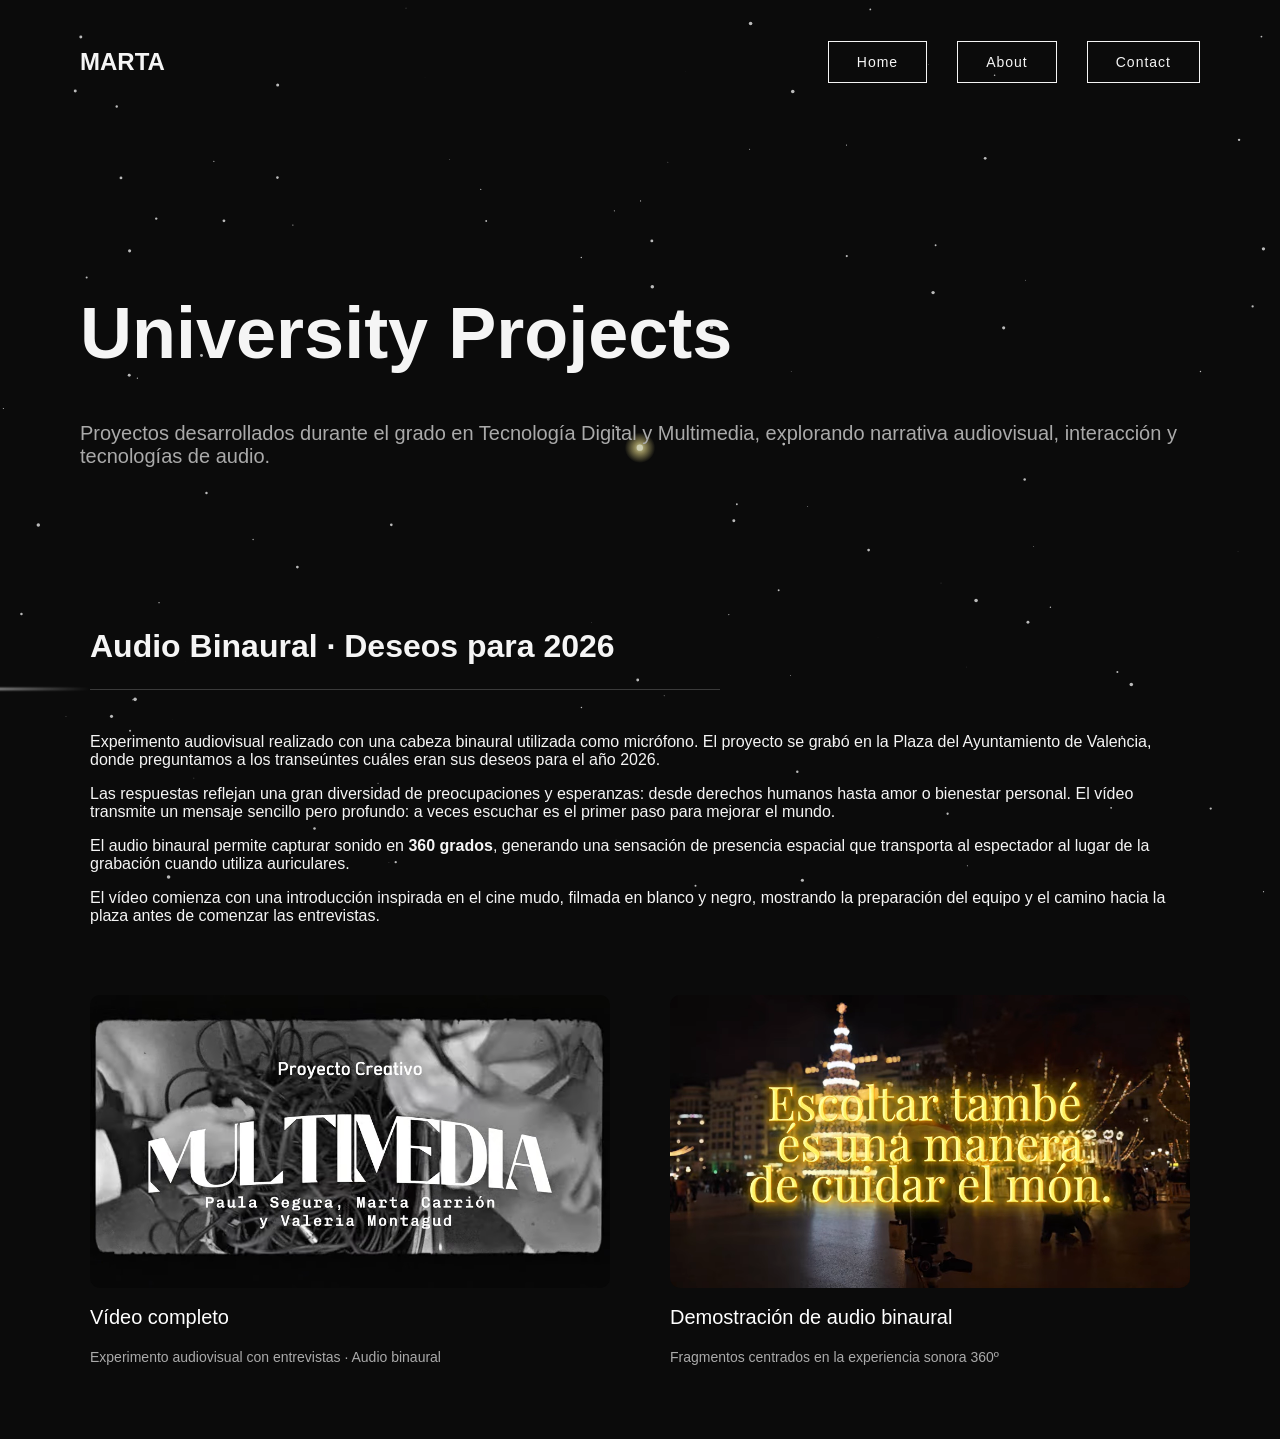
<file: university/university.html>
<!DOCTYPE html>
<html lang="es">
<head>
<meta charset="UTF-8">
<title>University Projects | Marta Carrión</title>
<meta name="viewport" content="width=device-width, initial-scale=1.0">
<link rel="stylesheet" href="../styles.css">
</head>

<body>

<canvas id="background"></canvas>

<nav>
<h2>MARTA</h2>
<ul>
<li><a href="../index.html" class="button">Home</a></li>
<li><a href="../about.html" class="button">About</a></li>
<li><a href="../contact.html" class="button">Contact</a></li>
</ul>
</nav>

<header class="hero">

<div class="hero-text">

<h1>University Projects</h1>

<p>
Proyectos desarrollados durante el grado en Tecnología Digital y Multimedia,
explorando narrativa audiovisual, interacción y tecnologías de audio.
</p>

</div>

</header>
<section class="project">

<h2 class="section-title">Audio Binaural · Deseos para 2026</h2>

<p>
Experimento audiovisual realizado con una cabeza binaural utilizada como micrófono.
El proyecto se grabó en la Plaza del Ayuntamiento de Valencia, donde preguntamos
a los transeúntes cuáles eran sus deseos para el año 2026.
</p>

<p>
Las respuestas reflejan una gran diversidad de preocupaciones y esperanzas:
desde derechos humanos hasta amor o bienestar personal. El vídeo transmite
un mensaje sencillo pero profundo: a veces escuchar es el primer paso para
mejorar el mundo.
</p>

<p>
El audio binaural permite capturar sonido en <strong>360 grados</strong>,
generando una sensación de presencia espacial que transporta al espectador
al lugar de la grabación cuando utiliza auriculares.
</p>

<p>
El vídeo comienza con una introducción inspirada en el cine mudo,
filmada en blanco y negro, mostrando la preparación del equipo
y el camino hacia la plaza antes de comenzar las entrevistas.
</p>


<div class="video-grid-horizontal">

<a href="https://youtu.be/TDSGoHpzOE4" target="_blank" class="video-card horizontal">
<img src="../media/images/entero-binaural.png">
<h3>Vídeo completo</h3>
<p>Experimento audiovisual con entrevistas · Audio binaural</p>
</a>

<a href="https://youtu.be/2Yskcpm0HT8" target="_blank" class="video-card horizontal">
<img src="../media/images/solo-binaural.png">
<h3>Demostración de audio binaural</h3>
<p>Fragmentos centrados en la experiencia sonora 360º</p>
</a>

</div>

</section>

<script src="../script.js"></script>

</body>
</html>
</file>
<file: styles.css>
/* ================================================= */
/* GLOBAL */
/* ================================================= */

body{
font-family:'Inter',sans-serif;
margin:0;
background:#0b0b0b;
color:#f5f5f5;
font-weight:300;

/* transición suave entre páginas */

opacity:0;
animation:fadePage 0.6s ease forwards;

}

header{
padding:80px 80px 30px;
}



/* ================================================= */
/* NAVIGATION */
/* ================================================= */

nav{
display:flex;
justify-content:space-between;
align-items:center;
padding:25px 80px;
}

nav ul{
list-style:none;
display:flex;
gap:30px;
padding:0;
}

nav a{
text-decoration:none;
color:#f5f5f5;
font-size:14px;
}



/* ================================================= */
/* HERO */
/* ================================================= */

.hero{
display:flex;
justify-content:space-between;
align-items:center;
padding:120px 80px 60px;
}

.hero-text h1{
font-size:72px;
font-weight:600;
}

.hero-text p{
color:#aaa;
font-size:20px;
margin-top:10px;
}

.profile{
width:150px;
height:150px;
object-fit:cover;
border-radius:50%;
filter:grayscale(100%);
transition:0.4s;
}

.profile:hover{
filter:grayscale(0%);
}



/* ================================================= */
/* BUTTONS */
/* ================================================= */

.button{
display:inline-block;
padding:12px 28px;
border:1px solid #f5f5f5;
text-decoration:none;
color:#f5f5f5;
font-size:14px;
letter-spacing:1px;
transition:0.3s;
}

.button:hover{
background:#f5f5f5;
color:#0b0b0b;
}



/* ================================================= */
/* INDEX PROJECT GRID */
/* ================================================= */

.projects{
display:grid;
grid-template-columns:repeat(2,1fr);
gap:30px;
padding:0 80px 80px;
}

.card{

text-decoration:none;
color:#f5f5f5;
display:block;
position:relative;
overflow:hidden;

}

.card img{
width:100%;
height:260px;
object-fit:cover;
border-radius:8px;
transition:transform 0.6s ease;
}

.card:hover img{
transform:scale(1.08);
}

.card::after{

content:"";
position:absolute;
top:0;
left:0;
width:100%;
height:100%;

background:linear-gradient(
to top,
rgba(0,0,0,0.6),
transparent 40%
);

opacity:0;
transition:0.4s;

}

.card:hover::after{
opacity:1;
}

.card h3{
margin-top:15px;
font-size:22px;
font-weight:500;
}

.card p{
font-size:14px;
color:#aaa;
margin-top:6px;
max-width:350px;
}



/* ================================================= */
/* VIDEO GRID (GLOBAL) */
/* ================================================= */

.video-grid{
display:grid;
grid-template-columns:repeat(auto-fit,220px);
justify-content:center;
gap:50px;
margin-top:70px;
}

.video-card{
text-decoration:none;
color:white;
max-width:260px;
margin:auto;
transition:0.4s;
}

.video-card:hover{
transform:translateY(-10px);
box-shadow:0 30px 60px rgba(0,0,0,0.8);
}

.video-card img{
width:100%;
aspect-ratio:4/5;
object-fit:cover;
border-radius:10px;
transition:0.4s;
}

.video-card img:hover{
transform:scale(1.05);
}

.video-card h3{
margin-top:14px;
font-size:20px;
font-weight:500;
}

.video-card p{
font-size:14px;
color:#aaa;
margin-top:4px;
}



/* ================================================= */
/* VIDEO CARD VARIANTS */
/* ================================================= */

.video-card.vertical img{
aspect-ratio:4/5;
}

.video-card.horizontal img{
aspect-ratio:16/9;
}



/* ================================================= */
/* AUDIOVISUAL VIDEO GRID */
/* ================================================= */

.video-grid-horizontal{

display:grid;
grid-template-columns:repeat(auto-fit,minmax(420px,1fr));
gap:60px;
margin-top:70px;
justify-items:center;

}

.video-card.horizontal{
max-width:650px;
}



/* ================================================= */
/* PHOTO GALLERY */
/* ================================================= */

.photo-grid{
display:grid;
grid-template-columns:repeat(auto-fit,220px);
justify-content:center;
gap:25px;
margin-top:60px;
}

.photo-grid img{
width:100%;
height:220px;
object-fit:cover;
border-radius:10px;
transition:0.3s;
}

.photo-grid img:hover{
transform:scale(1.05);
}



/* ================================================= */
/* PROJECT PAGE */
/* ================================================= */

.project{
max-width:1100px;
margin:60px auto;
padding:0 40px;
}

.project h2{
margin-top:20px;
font-size:32px;
}



/* ================================================= */
/* SECTION TITLE */
/* ================================================= */

.section-title{
position:relative;
display:inline-block;
padding-bottom:25px;
}

.section-title::after{
content:"";
position:absolute;
left:0;
bottom:0;
width:120%;
height:1px;
background:rgba(255,255,255,0.2);
}

.section-title::before{
content:"";
position:absolute;
bottom:0;
left:-40%;
width:40%;
height:2px;
background:linear-gradient(
90deg,
transparent,
rgba(255,255,255,0.8),
transparent
);
filter:blur(1px);
animation:lightLine 4s linear infinite;
}



/* ================================================= */
/* BACKGROUND PARTICLES */
/* ================================================= */

#background{
position:fixed;
top:0;
left:0;
width:100%;
height:100%;
z-index:-1;
pointer-events:none;
opacity:0.8;
}



/* ============================= */
/* TIMELINE */
/* ============================= */

.timeline{
position:relative;
margin-top:60px;
padding-left:40px;
}

.timeline::before{
content:"";
position:absolute;
left:10px;
top:0;
width:2px;
height:100%;
background:rgba(255,255,255,0.2);
}

.timeline-item{
margin-bottom:40px;
position:relative;
}

.timeline-item::before{
content:"";
position:absolute;
left:-32px;
top:6px;
width:12px;
height:12px;
background:white;
border-radius:50%;
}

.timeline-date{
font-size:14px;
color:#aaa;
margin-bottom:6px;
letter-spacing:1px;
}

.timeline-content h3{
margin:0;
font-size:20px;
}

.timeline-content p{
margin-top:8px;
color:#bbb;
line-height:1.6;
}



/* ============================= */
/* SCROLL REVEAL */
/* ============================= */

.reveal{
opacity:0;
transform:translateY(40px);
transition:all 0.8s ease;

}

.reveal.visible{
opacity:1;
transform:translateY(0);

}


/* ============================= */
/* CONTACT PAGE */
/* ============================= */

.contact-container{
margin-top:60px;
display:flex;
flex-direction:column;
gap:40px;
align-items:center;
}

.contact-item h3{
font-size:22px;
margin-bottom:10px;
}

.contact-item a{
color:#f5f5f5;
text-decoration:none;
border-bottom:1px solid rgba(255,255,255,0.3);
padding-bottom:3px;
transition:0.3s;
}

.contact-item a:hover{
border-color:white;

}


/* ================================================= */
/* PAGE TRANSITION */
/* ================================================= */

@keyframes fadePage{
to{
opacity:1;
}

}



/* ================================================= */
/* ANIMATIONS */
/* ================================================= */

@keyframes lightLine{
0%{left:-40%;}
100%{left:100%;}
}

/* ============================= */
/* CONTACT PAGE */
/* ============================= */

.contact-container{
margin-top:60px;
display:flex;
flex-direction:column;
gap:40px;
align-items:center;
}

.contact-item h3{
font-size:22px;
margin-bottom:10px;
}

.contact-item a{
color:#f5f5f5;
text-decoration:none;
border-bottom:1px solid rgba(255,255,255,0.3);
padding-bottom:3px;
transition:0.3s;
}

.contact-item a:hover{
border-color:white;
}

.calculator-embed{

margin-top:60px;

display:flex;
justify-content:center;

}

.calculator-embed iframe{

width:100%;
max-width:900px;

height:750px;

border:none;

border-radius:12px;

background:white;

box-shadow:
0 20px 60px rgba(0,0,0,0.6);

}

.external-links{

display:flex;
gap:30px;

margin-bottom:40px;

flex-wrap:wrap;

}

.external-card{

border:1px solid rgba(255,255,255,0.2);

padding:20px 24px;

border-radius:10px;

text-decoration:none;

color:white;

transition:0.3s;

}

.external-card:hover{

transform:translateY(-4px);

border-color:white;

}

.live-site{
margin:60px auto 80px;
max-width:900px;
display:flex;
flex-direction:column;
align-items:center;
}

.live-tag{
font-size:20px;
letter-spacing:2px;
color:#888;
margin-bottom:14px;
}

.live-box{
display:flex;
justify-content:space-between;
align-items:center;
width:100%;
max-width:650px;
padding:22px 28px;
background:white;
color:#0b0b0b;
border-radius:12px;
text-decoration:none;
transition:0.3s;
}

.live-box:hover{
transform:translateY(-4px);
box-shadow:
0 20px 50px rgba(0,0,0,0.6);
}

.live-domain{
font-size:20px;
font-weight:500;
color:#0b0b0b;
}

.live-cta{
font-size:14px;
color:#333;
}

/* ============================= */
/* ERASMUS MAP */
/* ============================= */

.erasmus-map{

margin-top:60px;

display:flex;

justify-content:center;

padding:0 20px;

}

.erasmus-map iframe{

width:100%;

max-width:1100px;

height:650px;

border:none;

border-radius:12px;

background:white;

box-shadow:
0 20px 60px rgba(0,0,0,0.6);

}
</file>
